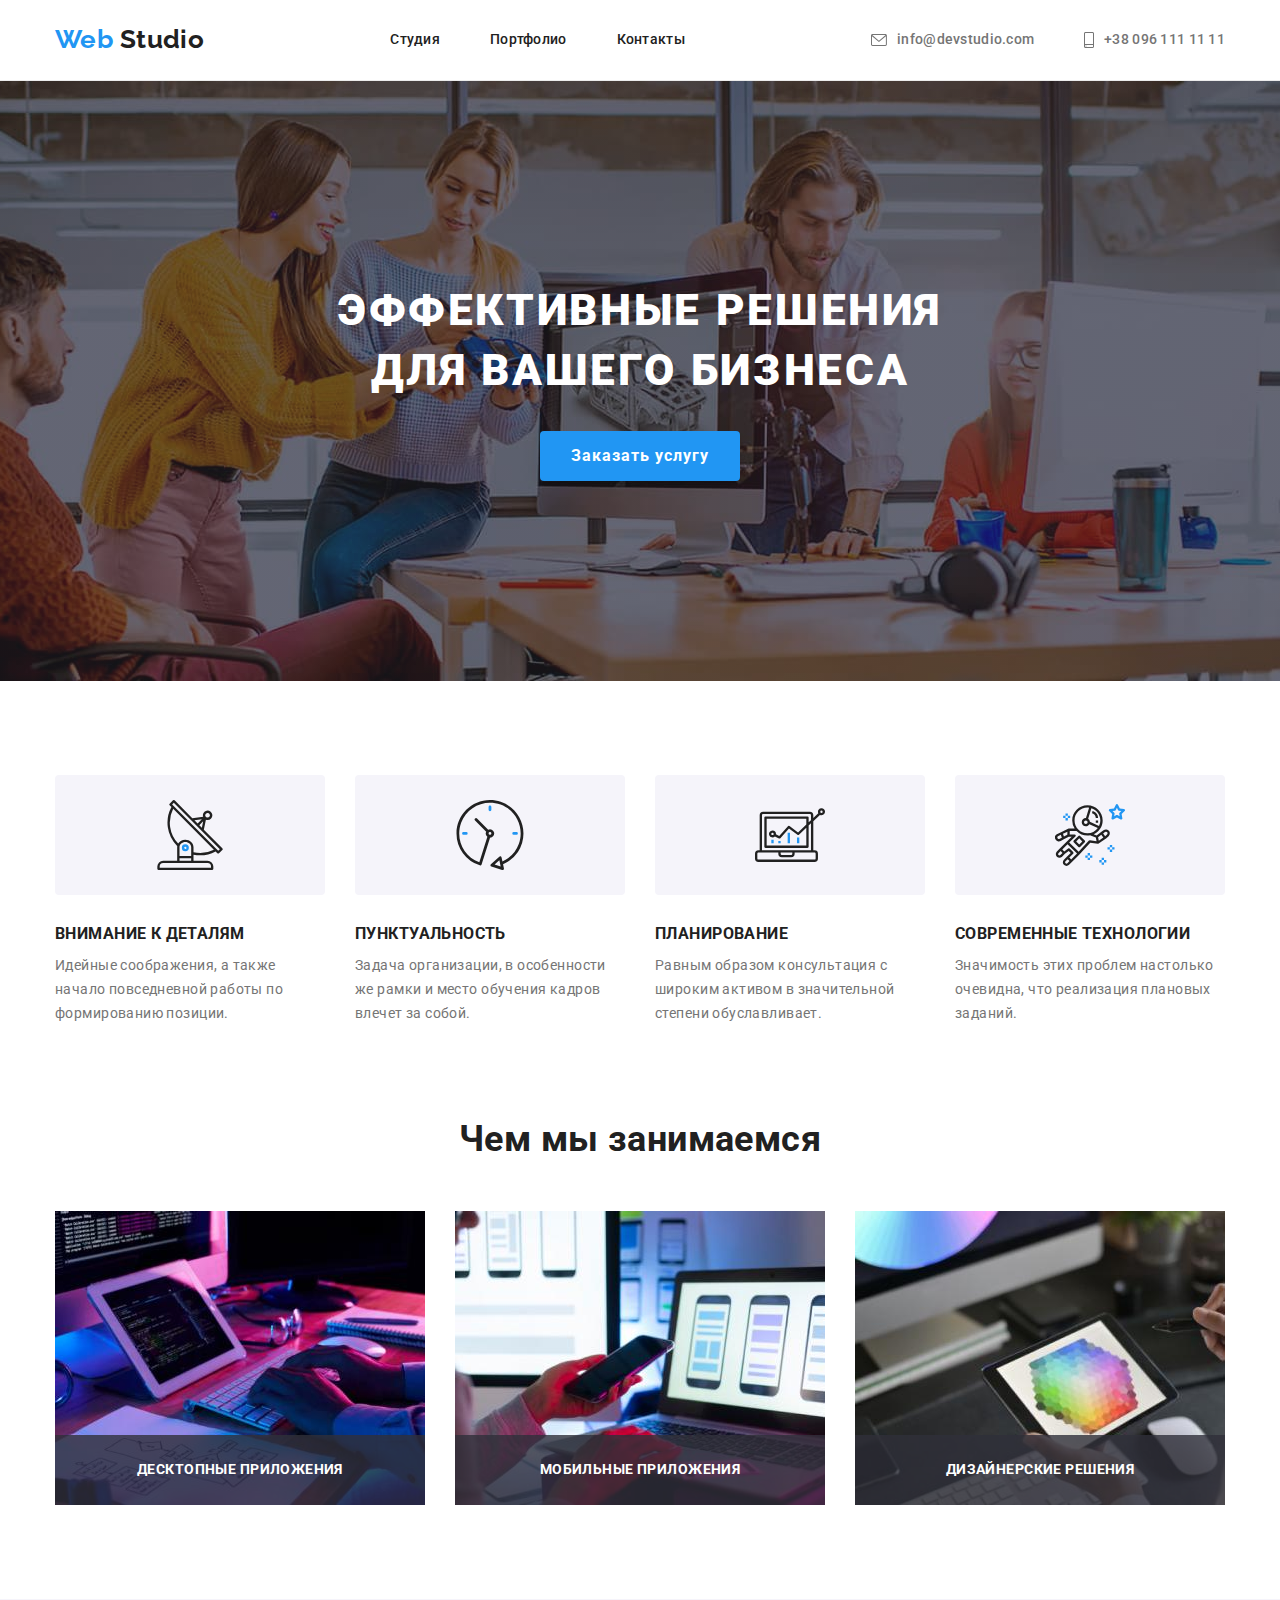
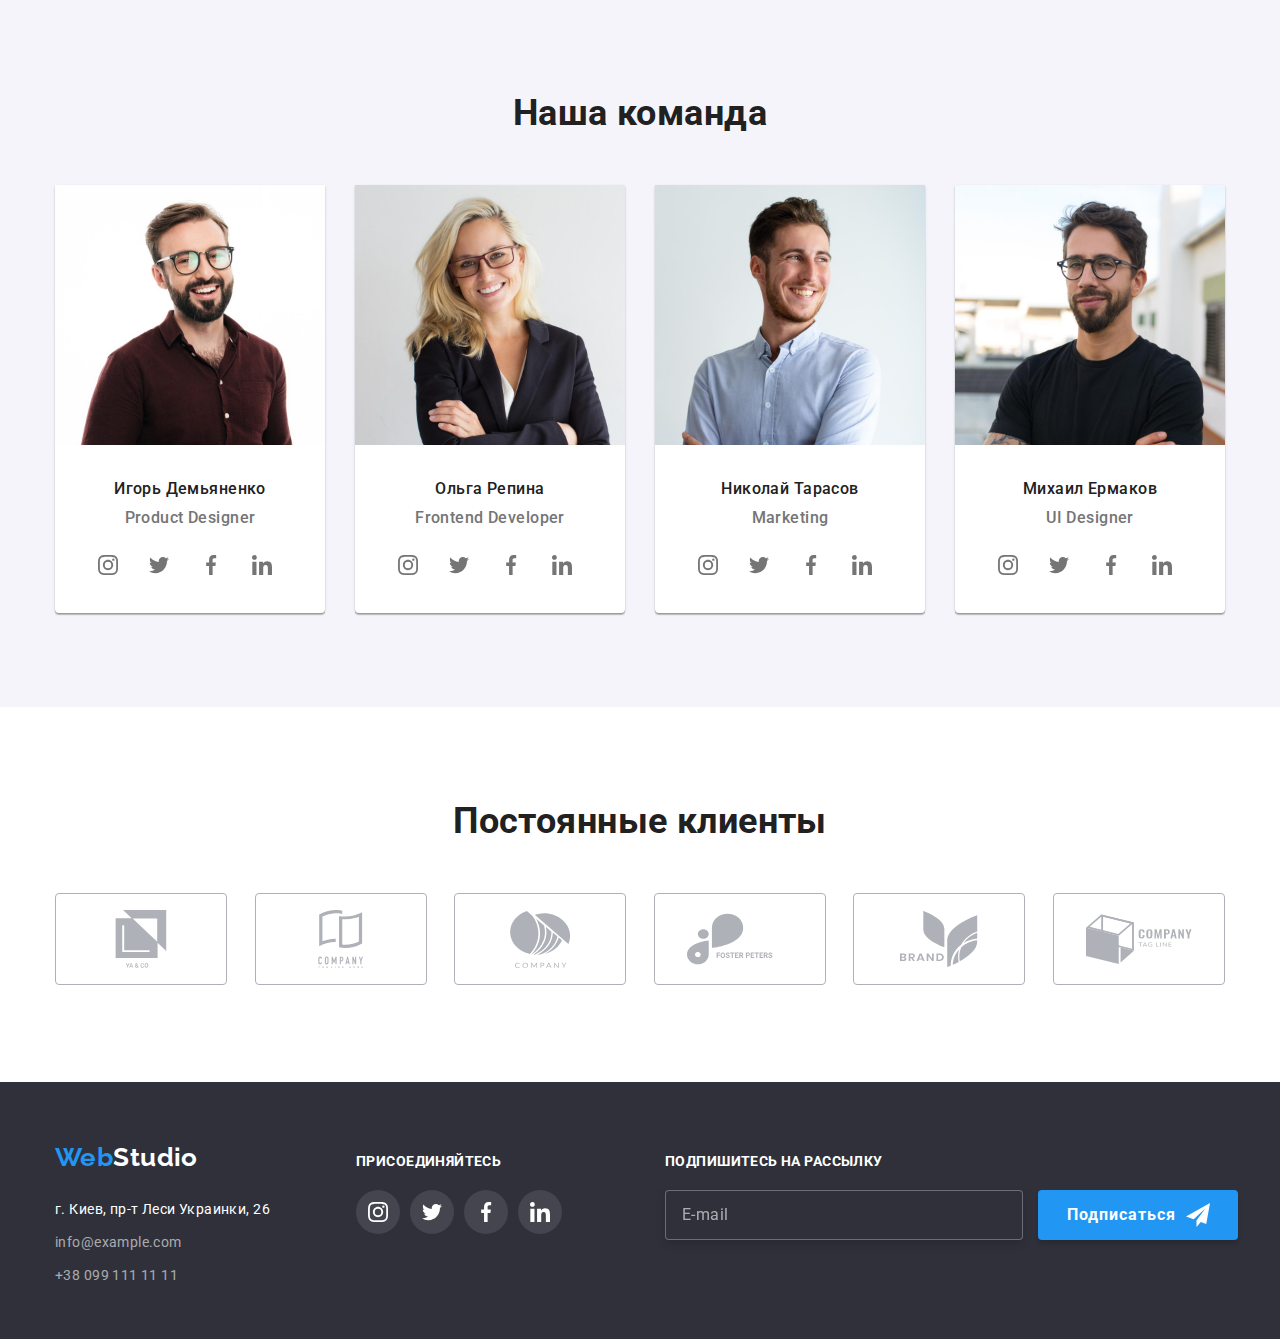
<file: index.html>
<!DOCTYPE html>
<html lang="ru">
  <head>
    <meta charset="UTF-8" />
    <meta http-equiv="X-UA-Compatible" content="IE=edge" />
    <meta name="viewport" content="width=device-width, initial-scale=1.0" />
    <title>Document</title>
    <link rel="preconnect" href="https://fonts.googleapis.com" />
    <link rel="preconnect" href="https://fonts.gstatic.com" crossorigin />
    <link
      href="https://fonts.googleapis.com/css2?family=Raleway:wght@700&family=Roboto:wght@400;500;700;900&display=swap"
      rel="stylesheet"
    />
    <link
      rel="stylesheet"
      href="https://cdnjs.cloudflare.com/ajax/libs/modern-normalize/1.1.0/modern-normalize.min.css"
    />
    <link rel="stylesheet" href="./css/main.min.css" />
  </head>
  <body>
    <header class="page-header">
      <nav class="container">
        <a lang="en" href="./index.html" class="logo1"
          >Web <span class="logo2">Studio</span></a
        >
        <ul class="navigation-header">
          <li class="navigation-header__item">
            <a href="./index.html" class="navigation-header__link">Студия</a>
          </li>
          <li class="navigation-header__item">
            <a href="./portfolio.html" class="navigation-header__link"
              >Портфолио</a
            >
          </li>
          <li class="navigation-header__item">
            <a href="./index.html" class="navigation-header__link">Контакты</a>
          </li>
        </ul>

        <ul class="header-contacts">
          <li class="header-contacts__item">
            <a href="mailto:info@devstudio.com" class="header-contacts__link"
              ><svg class="header-contacts__mail-icon">
                <use href="./images/icons.svg#icon-mail"></use></svg
              >info@devstudio.com</a
            >
          </li>
          <li class="header-contacts__item">
            <a href="tel:+380961111111" class="header-contacts__link"
              ><svg class="header-contacts__tell-icon">
                <use href="./images/icons.svg#icon-phone1"></use></svg
              >+38 096 111 11 11</a
            >
          </li>
        </ul>
      </nav>
    </header>
    <main>
      <section class="section-hero">
        <div class="section-hero__area">
          <div class="container">
            <h1 class="section-hero__text">
              Эффективные решения <br />для вашего бизнеса
            </h1>
            <button type="button" class="section-hero__button" data-modal-open>
              Заказать услугу
            </button>
            <div class="page-modalka is-hidden" data-modal>
              <div class="modalka-windows">
                <div class="modalka-windows__close" data-modal-close>
                  <svg
                    data-modal-close
                    class="modalka-windows__icon"
                    width="18"
                    height="18"
                  >
                    <use href="./images/icons.svg#icon-close"></use>
                  </svg>
                </div>
                <form class="modalka-info">
                  <p class="modalka-info__text">
                    Оставьте свои данные, мы вам перезвоним
                  </p>
                  <label class="modalka-info__form">
                    <span class="modalka-info__name">Имя</span>
                    <input
                      class="modalka-info__input"
                      type="text"
                      name="name-modal"
                    />
                    <svg class="modalka-info__icon" width="18" height="18">
                      <use href="./images/icons.svg#icon-person"></use>
                    </svg>
                  </label>
                  <label class="modalka-info__form">
                    <span class="modalka-info__name">Телефон</span>
                    <input
                      class="modalka-info__input"
                      type="tel"
                      name="tel-modal"
                    />
                    <svg class="modalka-info__icon" width="18" height="18">
                      <use href="./images/icons.svg#icon-phone"></use>
                    </svg>
                  </label>
                  <label class="modalka-info__form">
                    <span class="modalka-info__name">Почта</span>
                    <input
                      class="modalka-info__input"
                      type="email"
                      name="email-modal"
                    />
                    <svg class="modalka-info__icon" width="18" height="18">
                      <use href="./images/icons.svg#icon-email"></use>
                    </svg>
                  </label>
                  <label class="modalka-info__form">
                    <span class="modalka-info__name">Комментарий</span>
                    <textarea
                      name="Комментарий"
                      class="modalka-info__comment"
                      placeholder="Введите текст"
                    ></textarea>
                  </label>
                  <label class="modalka-info__form">
                    <input
                      class="modalka-info__conditions"
                      type="checkbox"
                      name="ok-modal"
                    />
                    <span class="modalka-info__chek"
                      ><svg width="16" height="15">
                        <use
                          href="./images/icons.svg#icon-icon-check-1"
                        ></use></svg
                    ></span>
                    <span class="modalka-info__agreement"
                      >Соглашаюсь с рассылкой и принимаю
                      <a class="modalka-info__download" href="" download
                        >Условия договора</a
                      ></span
                    >
                  </label>
                  <button
                    type="submit"
                    class="modalka-info__button"
                    data-modal-open
                  >
                    Отправить
                  </button>
                </form>
              </div>
            </div>
          </div>
        </div>
      </section>

      <!--секция рекомендации бизнесу-->

      <section class="no-margin section">
        <div class="container">
          <h2 class="visually-hidden">Рекомендации для бизнеса</h2>
          <ul class="section-recomendation no-margin">
            <li class="section-recomendation__item">
              <div class="section-recomendation__list">
                <svg class="section-recomendation__icon">
                  <use href="./images/icons.svg#icon-antenna"></use>
                </svg>
              </div>
              <h3 class="section-recomendation__title">Внимание к деталям</h3>
              <p class="section-recomendation__text">
                Идейные соображения, а также начало повседневной работы по
                формированию позиции.
              </p>
            </li>
            <li class="section-recomendation__item">
              <div class="section-recomendation__list">
                <svg class="section-recomendation__icon">
                  <use href="./images/icons.svg#icon-clock"></use>
                </svg>
              </div>
              <h3 class="section-recomendation__title">Пунктуальность</h3>
              <p class="section-recomendation__text">
                Задача организации, в особенности же рамки и место обучения
                кадров влечет за собой.
              </p>
            </li>
            <li class="section-recomendation__item">
              <div class="section-recomendation__list">
                <svg class="section-recomendation__icon">
                  <use href="./images/icons.svg#icon-diagram"></use>
                </svg>
              </div>
              <h3 class="section-recomendation__title">Планирование</h3>
              <p class="section-recomendation__text">
                Равным образом консультация с широким активом в значительной
                степени обуславливает.
              </p>
            </li>
            <li class="section-recomendation__item">
              <div class="section-recomendation__list">
                <svg class="section-recomendation__icon">
                  <use href="./images/icons.svg#icon-astronaut"></use>
                </svg>
              </div>
              <h3 class="section-recomendation__title">
                Современные технологии
              </h3>
              <p class="section-recomendation__text">
                Значимость этих проблем настолько очевидна, что реализация
                плановых заданий.
              </p>
            </li>
          </ul>

          <!--секция команда компании-->
          <div class="section-second">
            <h2 class="section-second__title">Чем мы занимаемся</h2>
            <ul class="section-second__list no-margin">
              <li class="section-second__item">
                <img
                  src="./images/box1.jpg"
                  width="370"
                  alt="чем мы занимаемся"
                />
                <p class="section-second__text">Десктопные приложения</p>
              </li>
              <li class="section-second__item">
                <img
                  src="./images/box2.jpg"
                  width="370"
                  alt="чем мы занимаемся"
                />
                <p class="section-second__text">Мобильные приложения</p>
              </li>
              <li class="section-second__item">
                <img
                  src="./images/box3.jpg"
                  width="370"
                  alt="чем мы занимаемся"
                />
                <p class="section-second__text">Дизайнерские решения</p>
              </li>
            </ul>
          </div>
        </div>
      </section>

      <section class="section command">
        <div class="container">
          <h2 class="section-second__title">Наша команда</h2>
          <ul class="section-second__list no-margin">
            <li class="section-second__card">
              <img src="./images/img-2.jpg" width="270" alt="Наша команда" />
              <h3 class="section-second__name">Игорь Демьяненко</h3>
              <p lang="en" class="section-second__prof">Product Designer</p>
              <ul class="social">
                <li class="social__area">
                  <a href="" class="social__link"
                    ><svg class="social__icon" width="20" height="20">
                      <use href="./images/icons.svg#icon-instagram"></use></svg
                  ></a>
                </li>
                <li class="social__area">
                  <a href="" class="social__link"
                    ><svg class="social__icon" width="20" height="20">
                      <use href="./images/icons.svg#icon-twitter"></use></svg
                  ></a>
                </li>
                <li class="social__area">
                  <a href="" class="social__link"
                    ><svg class="social__icon" width="20" height="20">
                      <use href="./images/icons.svg#icon-facebook"></use></svg
                  ></a>
                </li>
                <li class="social__area">
                  <a class="social__link" href=""
                    ><svg class="social__icon" width="20" height="20">
                      <use href="./images/icons.svg#icon-linkedin"></use></svg
                  ></a>
                </li>
              </ul>
            </li>

            <li class="section-second__card">
              <img src="./images/img-3.jpg" width="270" alt="Наша команда" />
              <h3 class="section-second__name">Ольга Репина</h3>
              <p lang="en" class="section-second__prof">Frontend Developer</p>
              <ul class="social">
                <li class="social__area">
                  <a href="" class="social__link"
                    ><svg class="social__icon" width="20" height="20">
                      <use href="./images/icons.svg#icon-instagram"></use></svg
                  ></a>
                </li>
                <li class="social__area">
                  <a href="" class="social__link"
                    ><svg class="social__icon" width="20" height="20">
                      <use href="./images/icons.svg#icon-twitter"></use></svg
                  ></a>
                </li>
                <li class="social__area">
                  <a href="" class="social__link"
                    ><svg class="social__icon" width="20" height="20">
                      <use href="./images/icons.svg#icon-facebook"></use></svg
                  ></a>
                </li>
                <li class="social__area">
                  <a href="" class="social__link"
                    ><svg class="social__icon" width="20" height="20">
                      <use href="./images/icons.svg#icon-linkedin"></use></svg
                  ></a>
                </li>
              </ul>
            </li>
            <li class="section-second__card">
              <img src="./images/img-4.jpg" width="270" alt="Наша команда" />
              <h3 class="section-second__name">Николай Тарасов</h3>
              <p lang="en" class="section-second__prof">Marketing</p>
              <ul class="social">
                <li class="social__area">
                  <a href="" class="social__link"
                    ><svg class="social__icon" width="20" height="20">
                      <use href="./images/icons.svg#icon-instagram"></use></svg
                  ></a>
                </li>
                <li class="social__area">
                  <a href="" class="social__link"
                    ><svg class="social__icon" width="20" height="20">
                      <use href="./images/icons.svg#icon-twitter"></use></svg
                  ></a>
                </li>
                <li class="social__area">
                  <a href="" class="social__link"
                    ><svg class="social__icon" width="20" height="20">
                      <use href="./images/icons.svg#icon-facebook"></use></svg
                  ></a>
                </li>
                <li class="social__area">
                  <a href="" class="social__link"
                    ><svg class="social__icon" width="20" height="20">
                      <use href="./images/icons.svg#icon-linkedin"></use></svg
                  ></a>
                </li>
              </ul>
            </li>
            <li class="section-second__card">
              <img src="./images/img-5.jpg" width="270" alt="Наша команда" />
              <h3 class="section-second__name">Михаил Ермаков</h3>
              <p lang="en" class="section-second__prof">UI Designer</p>
              <ul class="social">
                <li class="social__area">
                  <a href="" class="social__link"
                    ><svg class="social__icon" width="20" height="20">
                      <use href="./images/icons.svg#icon-instagram"></use></svg
                  ></a>
                </li>
                <li class="social__area">
                  <a href="" class="social__link"
                    ><svg class="social__icon" width="20" height="20">
                      <use href="./images/icons.svg#icon-twitter"></use></svg
                  ></a>
                </li>
                <li class="social__area">
                  <a href="" class="social__link"
                    ><svg class="social__icon" width="20" height="20">
                      <use href="./images/icons.svg#icon-facebook"></use></svg
                  ></a>
                </li>
                <li class="social__area">
                  <a href="" class="social__link"
                    ><svg class="social__icon" width="20" height="20">
                      <use href="./images/icons.svg#icon-linkedin"></use></svg
                  ></a>
                </li>
              </ul>
            </li>
          </ul>
        </div>
      </section>
      <section class="section">
        <div class="section-company">
          <h2 class="section-company__title">Постоянные клиенты</h2>
          <ul class="no-margin section-company__list">
            <li class="section-company__item">
              <a href=""
                ><svg class="section-company__icon">
                  <use href="./images/icons.svg#icon-company-1"></use></svg
              ></a>
            </li>
            <li class="section-company__item">
              <a href=""
                ><svg class="section-company__icon">
                  <use href="./images/icons.svg#icon-company-2"></use></svg
              ></a>
            </li>
            <li class="section-company__item">
              <a href=""
                ><svg class="section-company__icon">
                  <use href="./images/icons.svg#icon-company-3"></use></svg
              ></a>
            </li>
            <li class="section-company__item">
              <a href=""
                ><svg class="section-company__icon">
                  <use href="./images/icons.svg#icon-company-4"></use></svg
              ></a>
            </li>
            <li class="section-company__item">
              <a href=""
                ><svg class="section-company__icon">
                  <use href="./images/icons.svg#icon-company-5"></use></svg
              ></a>
            </li>
            <li class="section-company__item">
              <a href=""
                ><svg class="section-company__icon">
                  <use href="./images/icons.svg#icon-company-6"></use></svg
              ></a>
            </li>
          </ul>
        </div>
      </section>
    </main>

    <footer class="page-footer">
      <div class="container">
        <div class="section-footer">
          <a lang="en" href="./index.html" class="section-footer__logo"
            >Web<span class="section-footer__logo2">Studio</span></a
          >
          <address class="footer-address">
            <ul class="no-padding-margin-footer">
              <li class="footer-address__item">
                <a
                  href="https://goo.gl/maps/JHi3sMc7yfitEbeEA"
                  class="footer-address__map"
                  >г. Киев, пр-т Леси Украинки, 26</a
                >
              </li>
              <li class="footer-address__item">
                <a
                  href="mailto:info@example.com"
                  class="footer-address__contacts"
                  >info@example.com</a
                >
              </li>
              <li class="footer-address__item">
                <a href="tel:+380991111111" class="footer-address__contacts"
                  >+38 099 111 11 11</a
                >
              </li>
            </ul>
          </address>
        </div>
        <div>
          <h2 class="social-text-footer">ПРИСОЕДИНЯЙТЕСЬ</h2>
          <ul class="footer-social">
            <li class="footer-social__item">
              <a href="" class="footer-social__link"
                ><svg class="footer-social__icon" width="20" height="20">
                  <use href="./images/icons.svg#icon-instagram"></use></svg
              ></a>
            </li>
            <li class="footer-social__item">
              <a href="" class="footer-social__link"
                ><svg class="footer-social__icon" width="20" height="20">
                  <use href="./images/icons.svg#icon-twitter"></use></svg
              ></a>
            </li>
            <li class="footer-social__item">
              <a href="" class="footer-social__link"
                ><svg class="footer-social__icon" width="20" height="20">
                  <use href="./images/icons.svg#icon-facebook"></use></svg
              ></a>
            </li>
            <li class="footer-social__item">
              <a href="" class="footer-social__link"
                ><svg class="footer-social__icon" width="20" height="20">
                  <use href="./images/icons.svg#icon-linkedin"></use></svg
              ></a>
            </li>
          </ul>
        </div>
        <div class="send">
          <span class="send__title">Подпишитесь на рассылку</span>
          <form class="send__form">
            <label>
              <input
                type="email"
                name="footer-email"
                placeholder="E-mail"
                class="send__area"
              />
            </label>
            <button type="submit" class="send__button">
              Подписаться<svg class="send__icon" width="24" height="24">
                <use href="./images/icons.svg#icon-icon-send"></use>
              </svg>
            </button>
          </form>
        </div>
      </div>
    </footer>
    <script src="./modal.js"></script>
  </body>
</html>
</file>
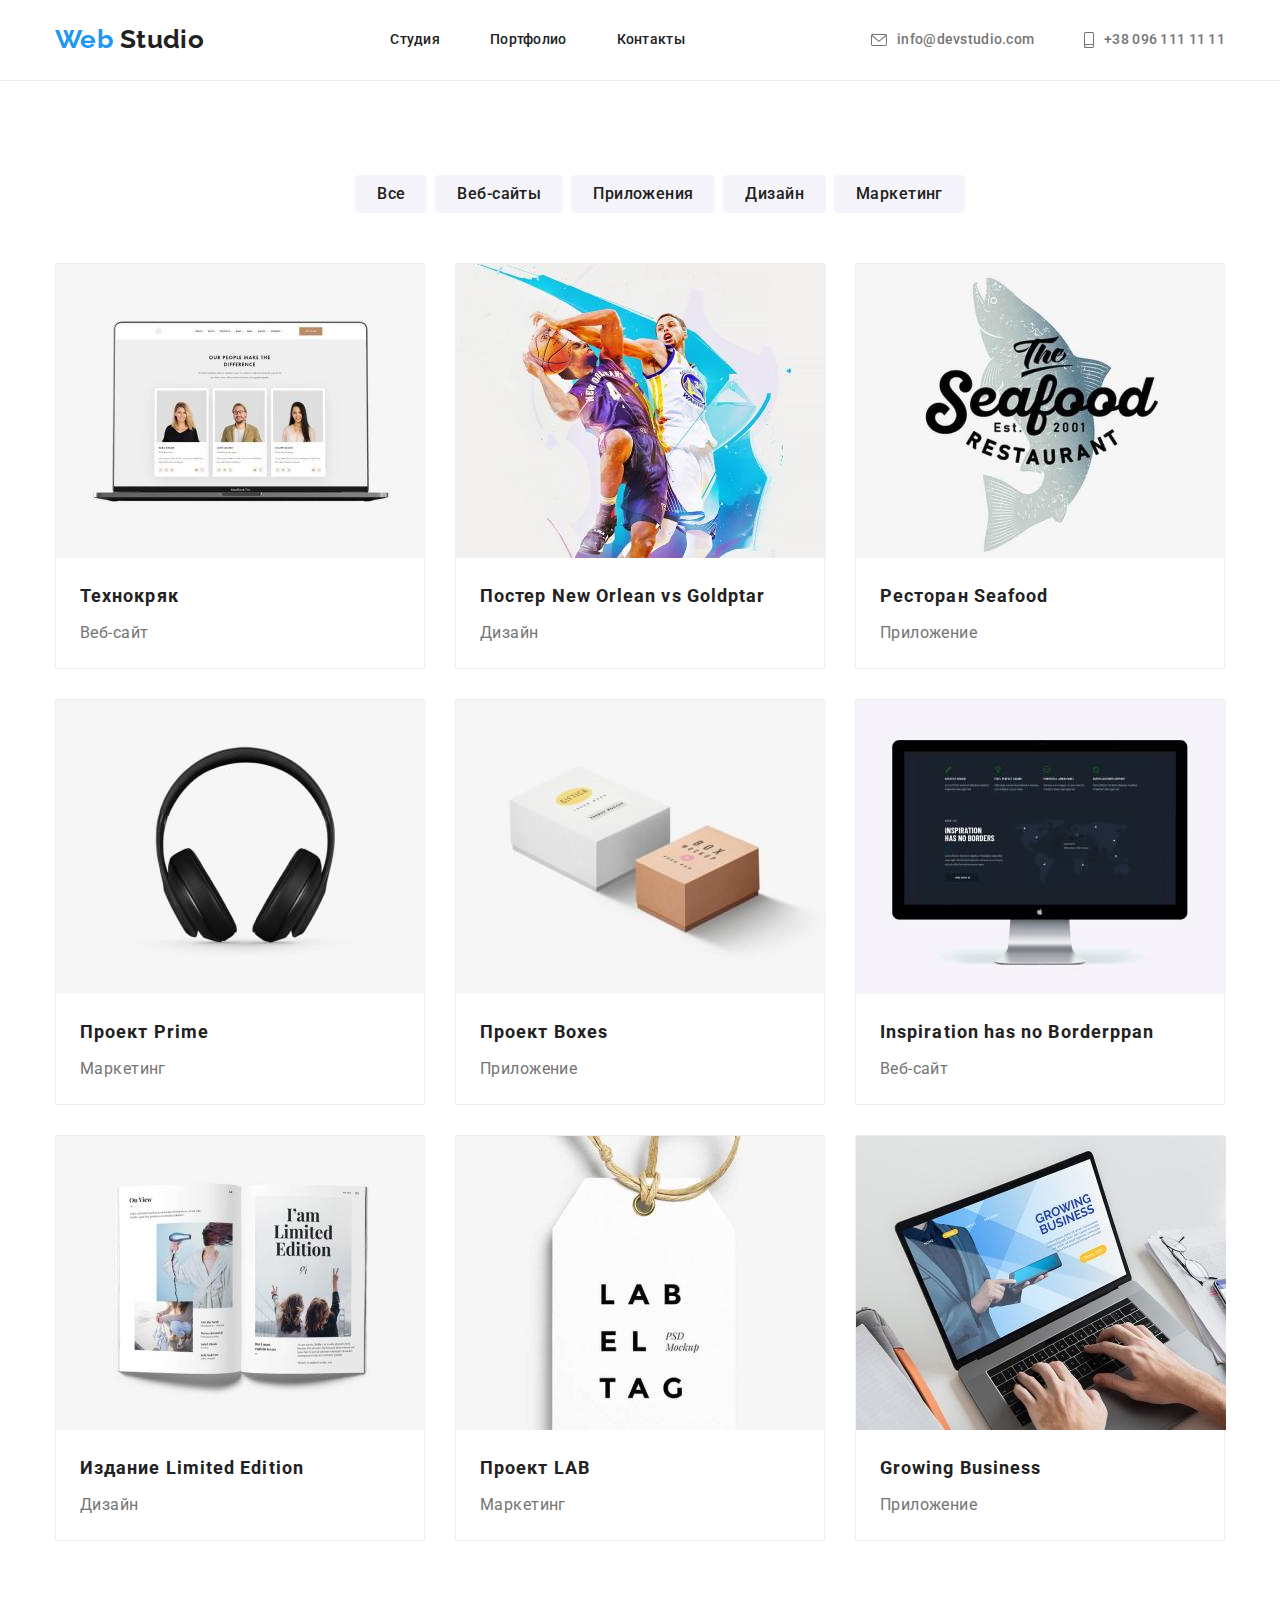
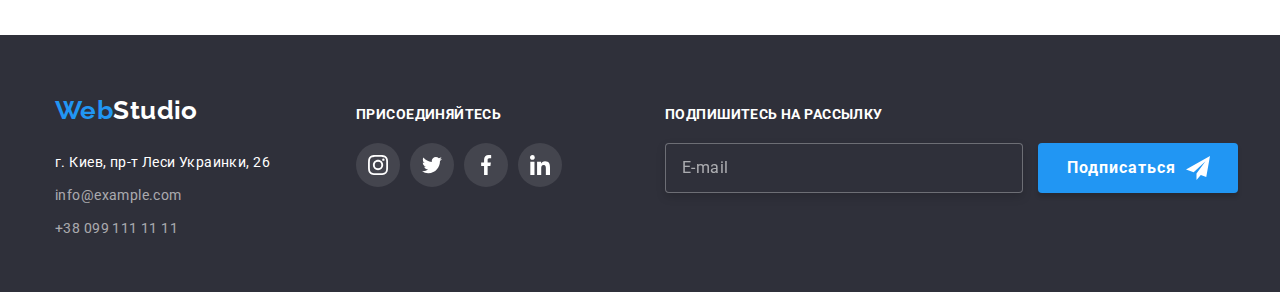
<file: portfolio.html>
<!DOCTYPE html>
<html lang="ru">
  <head>
    <meta charset="UTF-8" />
    <meta http-equiv="X-UA-Compatible" content="IE=edge" />
    <meta name="viewport" content="width=device-width, initial-scale=1.0" />
    <title>Portfolio</title>
    <link rel="preconnect" href="https://fonts.googleapis.com" />
    <link rel="preconnect" href="https://fonts.gstatic.com" crossorigin />
    <link
      href="https://fonts.googleapis.com/css2?family=Raleway:wght@700&family=Roboto:wght@400;500;700;900&display=swap"
      rel="stylesheet"
    />
    <link
      rel="stylesheet"
      href="https://cdnjs.cloudflare.com/ajax/libs/modern-normalize/1.1.0/modern-normalize.min.css"
    />
    <link rel="stylesheet" href="./css/main.min.css" />
  </head>
  <body>
    <header class="page-header">
      <nav class="container">
        <a lang="en" href="./index.html" class="logo1"
          >Web <span class="logo2">Studio</span></a
        >
        <ul class="navigation-header">
          <li class="navigation-header__item">
            <a href="./index.html" class="navigation-header__link">Студия</a>
          </li>
          <li class="navigation-header__item">
            <a href="./portfolio.html" class="navigation-header__link"
              >Портфолио</a
            >
          </li>
          <li class="navigation-header__item">
            <a href="./index.html" class="navigation-header__link">Контакты</a>
          </li>
        </ul>

        <ul class="header-contacts">
          <li class="header-contacts__item">
            <a href="mailto:info@devstudio.com" class="header-contacts__link"
              ><svg class="header-contacts__mail-icon">
                <use href="./images/icons.svg#icon-mail"></use>
              </svg>
              info@devstudio.com</a
            >
          </li>
          <li class="header-contacts__item">
            <a href="tel:+380961111111" class="header-contacts__link"
              ><svg class="header-contacts__tell-icon">
                <use href="./images/icons.svg#icon-phone1"></use>
              </svg>
              +38 096 111 11 11</a
            >
          </li>
        </ul>
      </nav>
    </header>
    <main>
      <section class="section">
        <div class="container">
          <h1 class="visually-hidden">Портфолио</h1>
          <ul class="portfolio-button no-margin">
            <li class="portfolio-button__item">
              <button type="button" class="portfolio-button__style">Все</button>
            </li>
            <li class="portfolio-button__item">
              <button type="button" class="portfolio-button__style">
                Веб-сайты
              </button>
            </li>
            <li class="portfolio-button__item">
              <button type="button" class="portfolio-button__style">
                Приложения
              </button>
            </li>
            <li class="portfolio-button__item">
              <button type="button" class="portfolio-button__style">
                Дизайн
              </button>
            </li>
            <li class="portfolio-button__item">
              <button type="button" class="portfolio-button__style">
                Маркетинг
              </button>
            </li>
          </ul>
          <section>
            <ul class="portfolio-list no-margin">
              <li class="portfolio-list__item">
                <a href=""
                  ><div class="portfolio-list__card">
                    <img
                      src="./images/portf_img/port1.jpg"
                      alt="ноутбук с изображением людей"
                    />
                    <p class="portfolio-list__text">
                      Технокряк это современная площадка распространения
                      коронавируса. Компании используют эту платформу для
                      цифрового шпионажа и атак на защищённые сервера
                      конкурентов.
                    </p>
                  </div>
                  <div class="portfolio-list__titles">
                    <h2 class="portfolio-list__title1">Технокряк</h2>
                    <p class="portfolio-list__title2">Веб-сайт</p>
                  </div>
                </a>
              </li>
              <li class="portfolio-list__item">
                <a href=""
                  ><div class="portfolio-list__card">
                    <img
                      src="./images/portf_img/port2.jpg"
                      alt="баскетболист забивающий гол"
                    />
                    <p class="portfolio-list__text">
                      Технокряк это современная площадка распространения
                      коронавируса. Компании используют эту платформу для
                      цифрового шпионажа и атак на защищённые сервера
                      конкурентов.
                    </p>
                  </div>
                  <div class="portfolio-list__titles">
                    <h2 class="portfolio-list__title1">
                      Постер <span lang="en">New Orlean vs Goldptar</span>
                    </h2>
                    <p class="portfolio-list__title2">Дизайн</p>
                  </div></a
                >
              </li>
              <li class="portfolio-list__item">
                <a href=""
                  ><div class="portfolio-list__card">
                    <img
                      src="./images/portf_img/port3.jpg"
                      alt="логотип магазина морепродуктов"
                    />
                    <p class="portfolio-list__text">
                      Технокряк это современная площадка распространения
                      коронавируса. Компании используют эту платформу для
                      цифрового шпионажа и атак на защищённые сервера
                      конкурентов.
                    </p>
                  </div>
                  <div class="portfolio-list__titles">
                    <h2 class="portfolio-list__title1">
                      Ресторан <span lang="en">Seafood</span>
                    </h2>
                    <p class="portfolio-list__title2">Приложение</p>
                  </div></a
                >
              </li>
              <li class="portfolio-list__item">
                <a href="">
                  <div class="portfolio-list__card">
                    <img src="./images/portf_img/port4.jpg" alt="наушники" />
                    <p class="portfolio-list__text">
                      Технокряк это современная площадка распространения
                      коронавируса. Компании используют эту платформу для
                      цифрового шпионажа и атак на защищённые сервера
                      конкурентов.
                    </p>
                  </div>
                  <div class="portfolio-list__titles">
                    <h2 class="portfolio-list__title1">
                      Проект <span lang="en">Prime</span>
                    </h2>
                    <p class="portfolio-list__title2">Маркетинг</p>
                  </div></a
                >
              </li>
              <li class="portfolio-list__item">
                <a href=""
                  ><div class="portfolio-list__card">
                    <img src="./images/portf_img/port5.jpg" alt="коробки" />
                    <p class="portfolio-list__text">
                      Технокряк это современная площадка распространения
                      коронавируса. Компании используют эту платформу для
                      цифрового шпионажа и атак на защищённые сервера
                      конкурентов.
                    </p>
                  </div>
                  <div class="portfolio-list__titles">
                    <h2 class="portfolio-list__title1">
                      Проект <span lang="en">Boxes</span>
                    </h2>
                    <p class="portfolio-list__title2">Приложение</p>
                  </div></a
                >
              </li>
              <li class="portfolio-list__item">
                <a href=""
                  ><div class="portfolio-list__card">
                    <img
                      src="./images/portf_img/port6.jpg"
                      alt="монитор компьютера"
                    />
                    <p class="portfolio-list__text">
                      Технокряк это современная площадка распространения
                      коронавируса. Компании используют эту платформу для
                      цифрового шпионажа и атак на защищённые сервера
                      конкурентов.
                    </p>
                  </div>
                  <div class="portfolio-list__titles">
                    <h2 lang="en" class="portfolio-list__title1">
                      Inspiration has no Borderppan
                    </h2>
                    <p class="portfolio-list__title2">Веб-сайт</p>
                  </div></a
                >
              </li>
              <li class="portfolio-list__item">
                <a href=""
                  ><div class="portfolio-list__card">
                    <img
                      src="./images/portf_img/port7.jpg"
                      alt="открытая книга"
                    />
                    <p class="portfolio-list__text">
                      Технокряк это современная площадка распространения
                      коронавируса. Компании используют эту платформу для
                      цифрового шпионажа и атак на защищённые сервера
                      конкурентов.
                    </p>
                  </div>
                  <div class="portfolio-list__titles">
                    <h2 class="portfolio-list__title1">
                      Издание <span lang="en">Limited Edition</span>
                    </h2>
                    <p class="portfolio-list__title2">Дизайн</p>
                  </div></a
                >
              </li>
              <li class="portfolio-list__item">
                <a href=""
                  ><div class="portfolio-list__card">
                    <img src="./images/portf_img/port8.jpg" alt="бирка" />
                    <p class="portfolio-list__text">
                      Технокряк это современная площадка распространения
                      коронавируса. Компании используют эту платформу для
                      цифрового шпионажа и атак на защищённые сервера
                      конкурентов.
                    </p>
                  </div>
                  <div class="portfolio-list__titles">
                    <h2 class="portfolio-list__title1">
                      Проект <span lang="en">LAB</span>
                    </h2>
                    <p class="portfolio-list__title2">Маркетинг</p>
                  </div>
                </a>
              </li>
              <li class="portfolio-list__item">
                <a href=""
                  ><div class="portfolio-list__card">
                    <img
                      src="./images/portf_img/port9.jpg"
                      alt="работа за ноутбуком"
                    />
                    <p class="portfolio-list__text">
                      Технокряк это современная площадка распространения
                      коронавируса. Компании используют эту платформу для
                      цифрового шпионажа и атак на защищённые сервера
                      конкурентов.
                    </p>
                  </div>
                  <div class="portfolio-list__titles">
                    <h2 lang="en" class="portfolio-list__title1">
                      Growing Business
                    </h2>
                    <p class="portfolio-list__title2">Приложение</p>
                  </div>
                </a>
              </li>
            </ul>
          </section>
        </div>
      </section>
    </main>
    <footer class="page-footer">
      <div class="container">
        <div class="section-footer">
          <a lang="en" href="./index.html" class="section-footer__logo"
            >Web<span class="section-footer__logo2">Studio</span></a
          >
          <address class="footer-address">
            <ul class="no-padding-margin-footer">
              <li class="footer-address__item">
                <a
                  href="https://goo.gl/maps/JHi3sMc7yfitEbeEA"
                  class="footer-address__map"
                  >г. Киев, пр-т Леси Украинки, 26</a
                >
              </li>
              <li class="footer-address__item">
                <a
                  href="mailto:info@example.com"
                  class="footer-address__contacts"
                  >info@example.com</a
                >
              </li>
              <li class="footer-address__item">
                <a href="tel:+380991111111" class="footer-address__contacts"
                  >+38 099 111 11 11</a
                >
              </li>
            </ul>
          </address>
        </div>
        <div>
          <h2 class="social-text-footer">ПРИСОЕДИНЯЙТЕСЬ</h2>
          <ul class="footer-social">
            <li class="footer-social__item">
              <a href="" class="footer-social__link"
                ><svg class="footer-social__icon" width="20" height="20">
                  <use href="./images/icons.svg#icon-instagram"></use></svg
              ></a>
            </li>
            <li class="footer-social__item">
              <a href="" class="footer-social__link"
                ><svg class="footer-social__icon" width="20" height="20">
                  <use href="./images/icons.svg#icon-twitter"></use></svg
              ></a>
            </li>
            <li class="footer-social__item">
              <a href="" class="footer-social__link"
                ><svg class="footer-social__icon" width="20" height="20">
                  <use href="./images/icons.svg#icon-facebook"></use></svg
              ></a>
            </li>
            <li class="footer-social__item">
              <a href="" class="footer-social__link"
                ><svg class="footer-social__icon" width="20" height="20">
                  <use href="./images/icons.svg#icon-linkedin"></use></svg
              ></a>
            </li>
          </ul>
        </div>
        <div class="send">
          <span class="send__title">Подпишитесь на рассылку</span>
          <form class="send__form">
            <label>
              <input
                type="email"
                name="footer-email"
                placeholder="E-mail"
                class="send__area"
              />
            </label>
            <button type="submit" class="send__button">
              Подписаться<svg class="send__icon" width="24" height="24">
                <use href="./images/icons.svg#icon-icon-send"></use>
              </svg>
            </button>
          </form>
        </div>
      </div>
    </footer>
  </body>
</html>
</file>
<file: css/main.min.css>
:root{--primary-text-color: #212121;--hero-hover: #212121;--primary-background-color: #ffffff;--text-hero-footer: #ffffff;--footer-background-color: #2f303a;--link: #2196f3;--style-footer-logo: #2196f3;--navig-footer: rgba(255, 255, 255, 0.6);--button-portfolio: #f5f4fa;--command-background: #f5f4fa;--section-comand-portfolio-navig-text: #757575;--time-animation: 250ms;--cibic-animation: cubic-bezier(0.4, 0, 0.2, 1)}h1,h2,h3,h4,h5,p{margin-top:0;margin-bottom:0}.no-padding{padding-top:0;padding-bottom:0}.no-margin{margin-top:0;margin-bottom:0}ul{list-style:none}a{text-decoration:none}body{background-color:var(--primary-background-color);color:var(--primary-text-color);font-family:"Roboto", sans-serif;font-size:14px;line-height:1.19;letter-spacing:0.03em}.page-header{border-bottom:1px solid #ececec}.page-header .container,.page-header .section-company{display:flex;align-items:center}.navigation-header{display:flex;margin-left:93px;margin-right:auto;padding:0;margin-top:0;margin-bottom:0}.navigation-header .navigation-header__item+.navigation-header__item{margin-left:50px}.navigation-header .navigation-header__link:focus::after,.navigation-header .navigation-header__link:hover::after,.navigation-header .navigation-header__link:active::after{display:block;transform:scalex(1)}.navigation-header .navigation-header__link::after{content:"";position:absolute;display:block;width:100%;height:5px;background-color:var(--link);bottom:0;border-radius:2px;transform:scalex(0);transition-property:transform;transition-duration:var(--time-animation);transition-timing-function:var(--cibic-animation)}.navigation-header__link:hover,.navigation-header__link:focus{color:var(--link)}.navigation-header .navigation-header__link{display:block;position:relative;margin:0;color:var(--primary-text-color);font-weight:500;line-height:1.14;letter-spacing:0.02em;padding-top:32px;padding-bottom:32px;transition-property:color;transition-duration:var(--time-animation);transition-timing-function:var(--cibic-animation)}.navigation-header .navigation-header__link{display:block;position:relative;margin:0;color:var(--primary-text-color);font-weight:500;line-height:1.14;letter-spacing:0.02em;padding-top:32px;padding-bottom:32px;transition-property:color;transition-duration:var(--time-animation);transition-timing-function:var(--cibic-animation)}.header-contacts{display:flex;margin-right:15px;margin-left:auto;padding-left:0;margin-top:0;margin-bottom:0}.header-contacts .header-contacts__item+.header-contacts__item{margin-left:50px}.header-contacts__link{font-weight:500;line-height:1.14;letter-spacing:0.02em;padding-top:32px;padding-bottom:32px;color:var(--section-comand-portfolio-navig-text);transition-property:color;transition-duration:var(--time-animation);transition-timing-function:var(--cibic-animation)}.header-contacts__link:hover,.header-contacts__link:focus{color:var(--link)}.header-contacts .header-contacts__link{display:flex;align-items:center}.header-contacts__mail-icon{width:16px;height:12px;fill:currentColor;margin-right:10px;transition-property:fill;transition-duration:var(--time-animation);transition-timing-function:var(--cibic-animation)}.header-contacts__mail-icon:hover,.header-contacts__mail-icon:focus{fill:var(--link)}.header-contacts__tell-icon{width:10px;height:16px;margin-right:10px;fill:currentColor}.header-contacts__tell-icon:hover,.header-contacts__tell-icon:focus{fill:var(--link)}.logo1{display:inline-block;margin-top:24px;margin-bottom:25px;margin-right:auto;margin-left:15px;color:var(--style-footer-logo);font-family:"Raleway", sans-serif;font-weight:700;font-size:26px;text-decoration:none}.logo2{color:var(--primary-text-color);font-family:"Raleway", sans-serif;font-weight:700;font-size:26px}.social{display:flex;padding-left:0;margin-left:32px;margin-right:32px;margin-bottom:30px;justify-content:space-between;align-items:center}.social__area{height:44px;width:44px}.social__area:not(last-child){margin-right:10px}.social-list{display:flex;justify-content:space-between;align-items:center}.social__link{display:flex;height:100%;width:100%;border-radius:50%;justify-content:center;align-items:center;transition-property:background-color;transition-duration:var(--time-animation);transition-timing-function:var(--cibic-animation)}.social__link:hover,.social__link:focus{background-color:var(--link)}.social__icon{fill:var(--section-comand-portfolio-navig-text);transition-property:fill;transition-duration:var(--time-animation);transition-timing-function:var(--cibic-animation)}.social__link:hover .social__icon,.social__link:focus .social__icon{fill:var(--primary-background-color)}.page-footer{background-color:var(--footer-background-color)}.page-footer .container,.page-footer .section-company{display:flex}.section-footer{padding-bottom:60px;padding-right:70px;margin:0}.section-footer__logo{display:inline-block;margin-top:60px;margin-bottom:25px;margin-right:auto;margin-left:15px;color:var(--style-footer-logo);font-family:"Raleway", sans-serif;font-weight:700;font-size:26px;text-decoration:none}.section-footer__logo2{color:var(--text-hero-footer)}.footer-address{display:block;width:231px;height:81px;font-style:normal;margin-right:auto;margin-left:15px}.footer-address--no-padding-margin{margin:0;padding:0}.footer-address__item+.footer-address__item{padding-top:9px}.footer-address__map{line-height:1.71;color:var(--text-hero-footer);transition-property:color;transition-duration:var(--time-animation);transition-timing-function:var(--cibic-animation)}.footer-address__map:hover,.footer-address__map:focus{color:var(--link)}.footer-address__contacts{color:var(--navig-footer);line-height:1.71;transition-property:color;transition-duration:var(--time-animation);transition-timing-function:var(--cibic-animation)}.footer-address__contacts:hover,.footer-address__contacts:focus{color:var(--link)}.social-text-footer,.send__title{display:inline-block;font-weight:bold;font-size:14px;margin-top:72px;line-height:1.14;text-transform:uppercase;color:var(--primary-background-color)}.footer-social{display:flex;padding-left:0;margin-left:0;margin-right:auto;margin-top:20px;margin-bottom:100px;justify-content:space-between;align-items:center}.footer-social__item{height:44px;width:44px;background-color:rgba(255,255,255,0.1);border-radius:50%}.footer-social__item:not(last-child){margin-right:10px}.footer-social__link{display:flex;height:100%;width:100%;justify-content:center;align-items:center;border-radius:50%;transition-property:background-color;transition-duration:250ms;transition-timing-function:var(--cibic-animation)}.footer-social__link:hover,.footer-social__link:focus{background-color:var(--link)}.footer-social__icon{fill:var(--primary-background-color)}.no-padding-margin-footer{padding:0;margin:0}.send{padding-left:93px}.send__form{display:inline-block;margin-top:20px}.send__area{display:inline-flex;padding-left:16px;width:358px;height:50px;border:1px solid rgba(255,255,255,0.3);filter:drop-shadow(0px 4px 4px rgba(0,0,0,0.15));color:var(--primary-background-color);border-radius:4px;background-color:var(--footer-background-color)}.send__area::placeholder{display:block;font-size:16px;line-height:1.25;display:flex;align-items:center;letter-spacing:0.03em;color:rgba(255,255,255,0.6)}.send__icon{fill:var(--primary-background-color);margin-left:10px;transition-property:fill;transition-duration:var(--time-animation);transition-timing-function:var(--cibic-animation)}.send__button:hover .send__icon{fill:var(--hero-hover)}.send__button{display:inline-flex;justify-content:center;align-content:center;margin-left:12px;font-family:inherit;color:var(--text-hero-footer);background-color:var(--link);width:200px;height:50px;font-weight:700;font-size:16px;line-height:1.88;align-items:center;letter-spacing:0.06em;cursor:pointer;border:none;box-shadow:0px 4px 4px rgba(0,0,0,0.15);border-radius:4px;transition-property:color;transition-duration:var(--time-animation);transition-timing-function:var(--cibic-animation)}.send__button:hover{color:var(--hero-hover)}.visually-hidden{position:absolute;white-space:nowrap;width:1px;height:1px;overflow:hidden;border:0;padding:0;clip:rect(0 0 0 0);clip-path:inset(50%);margin:-1px}.container,.section-company{margin-left:auto;margin-right:auto;width:1200px}.section-hero{text-align:center;background-color:var(--footer-background-color)}.section-hero__area{max-width:1600px;height:600px;margin-left:auto;margin-right:auto;background-image:linear-gradient(to right, rgba(47,48,58,0.4), rgba(47,48,58,0.4)),url(../images/bg.jpg);background-repeat:no-repeat;background-position:center;background-size:cover}.section-hero__text{color:var(--text-hero-footer);padding-top:200px;padding-bottom:30px;font-weight:900;font-size:44px;line-height:1.36;letter-spacing:0.06em;text-transform:uppercase}.section-hero__button{display:inline-block;font-family:inherit;text-align:center;color:var(--text-hero-footer);background-color:var(--link);width:200px;height:50px;font-weight:700;font-size:16px;line-height:1.88;align-items:center;letter-spacing:0.06em;cursor:pointer;border:none;box-shadow:0px 4px 4px rgba(0,0,0,0.15);border-radius:4px;transition-property:color;transition-duration:var(--time-animation);transition-timing-function:var(--cibic-animation)}.section-hero__button:hover{color:var(--hero-hover)}.page-modalka{position:fixed;top:0;left:0;width:100%;height:100%;background-color:rgba(0,0,0,0.2);opacity:1;transition-property:opacity;transition-duration:250ms;transition-timing-function:var(--cibic-animation);z-index:1}.page-modalka.is-hidden{opacity:0;pointer-events:none}.modalka-windows{position:absolute;left:50%;top:50%;transform:scale(0.9) translate(-50%, -50%);width:528px;height:581px;background-color:var(--primary-background-color);box-shadow:0px 1px 3px rgba(0,0,0,0.12),0px 1px 1px rgba(0,0,0,0.14),0px 2px 1px rgba(0,0,0,0.2);border-radius:4px;z-index:2}.page-modalka.is-hidden .modalka-windows{transform:scale(0.9) translate(-50%, -50%)}.modalka-windows__close{display:flex;justify-content:center;align-items:center;width:30px;height:30px;border:1px solid rgba(0,0,0,0.1);border-radius:50%;margin-top:8px;margin-right:8px;margin-left:auto;margin-bottom:auto}.modalka-windows__icon{display:flex;align-items:center;justify-content:center;fill:var(--primary-text-color)}.modalka-windows__icon:hover,.modalka-windows__icon:focus{fill:var(--link)}.modalka-info{display:block;padding:0px 40px 40px 40px}.modalka-info__text{display:block;padding-bottom:12px;font-weight:bold;font-size:20px;line-height:1.15;text-align:center}.modalka-info__form{position:relative;display:block;padding-bottom:10px;transition-property:border-color}.modalka-info__name{display:block;text-align:left;padding-bottom:4px;font-size:12px;line-height:1.16;letter-spacing:0.01em;color:var(--section-comand-portfolio-navig-text)}.modalka-info__comment{display:block;padding:12px 16px 12px 16px;width:100%;height:120px;border-radius:4px;resize:none}.modalka-info__comment::placeholder{font-family:Roboto;font-style:normal;font-weight:normal;font-size:14px;line-height:1.14;letter-spacing:0.01em;color:rgba(117,117,117,0.5)}.modalka-info__input{width:100%;height:40px;padding-left:42px;border:1px solid rgba(33,33,33,0.2);border-radius:4px;transition-property:border-color;transition-duration:var(--time-animation);transition-timing-function:var(--cibic-animation)}.modalka-info__input:focus{outline:none}.modalka-info__input:focus:not(:placeholder-shown){border:1px solid var(--link)}.modalka-info__icon{position:absolute;left:12px;top:29px;fill:var(--primary-text-color);transition-property:fill;transition-duration:var(--time-animation);transition-timing-function:var(--cibic-animation)}.modalka-info__input:focus:not(:placeholder-shown)+.modalka-info__icon{fill:var(--link)}.modalka-info__conditions{position:absolute;margin-top:20px;font-style:normal;font-weight:normal;font-size:14px;line-height:1.71;letter-spacing:0.03em;color:var(--section-comand-portfolio-navig-text);appearance:none}.modalka-info__chek{position:absolute;display:inline-flex;align-items:center;justify-content:center;left:0px;border:3px solid black;border-radius:2px;top:4.5px;width:16px;height:15px;margin-top:20px}.modalka-info__conditions:checked+.modalka-info__chek{top:4.5px;width:16px;height:15px;background-color:var(--link);border-radius:4px;border-color:var(--link)}.modalka-info__agreement{display:inline-block;padding-top:20px;font-size:14px;line-height:1.71;letter-spacing:0.03em;color:var(--section-comand-portfolio-navig-text)}.modalka-info__download:hover{border-bottom:0.5px solid var(--link)}.modalka-info__button{margin-top:20px;display:inline-block;font-family:inherit;text-align:center;color:var(--text-hero-footer);background-color:var(--link);width:200px;height:50px;font-weight:700;font-size:16px;line-height:1.88;align-items:center;letter-spacing:0.06em;cursor:pointer;border:none;box-shadow:0px 4px 4px rgba(0,0,0,0.15);border-radius:4px;transition-property:color;transition-duration:var(--time-animation);transition-timing-function:var(--cibic-animation)}.modalka-info__button:hover{color:var(--hero-hover)}textarea{transform:border-color;transition-duration:var(--text-hero-footer);transition-timing-function:var(--cibic-animation)}textarea:focus{outline:none;border-color:var(--link)}.section{padding-top:94px;padding-bottom:94px;color:var(--primary-text-color)}.section-recomendation{display:flex;justify-content:space-between;margin-left:15px;margin-right:15px;padding-left:0}.section-recomendation__item{width:270px}.section-recomendation__list{display:block;width:270px;background-color:var(--command-background);padding-top:25px;padding-bottom:25px;margin-bottom:30px;border-radius:4px}.section-recomendation__icon{display:block;width:70px;height:70px;fill:var(--primary-text-color);margin-left:auto;margin-right:auto}.section-recomendation__title{padding-bottom:10px;font-weight:700;line-height:1.14;text-transform:uppercase}.section-recomendation__text{color:var(--section-comand-portfolio-navig-text);line-height:1.71}.command{background-color:var(--command-background)}.section-second{margin-top:94px}.section-second>.no-margin{padding-left:0}.section-second .no-margin{display:flex}.section-second__title,.section-company__title{font-weight:700;font-size:36px;line-height:1.16;text-align:center;margin-bottom:50px;color:var(--primary-text-color)}.section-second__list{display:flex;padding:0;margin-left:15px;margin-right:15px}.section-second__item{position:relative;width:370px;height:294px}.section-second__list .section-second__item+.section-second__item{margin-left:30px}.section-second__card{width:270px;height:428px;background-color:var(--primary-background-color);box-shadow:0px 1px 3px rgba(0,0,0,0.12),0px 1px 1px rgba(0,0,0,0.14),0px 2px 1px rgba(0,0,0,0.2);border-radius:0px 0px 4px 4px}.section-second__card+.section-second__card{margin-left:30px}.section-second__text{display:flex;justify-content:center;align-items:center;position:absolute;width:100%;height:70px;background-color:rgba(47,48,58,0.8);bottom:0px;right:0;margin:0;font-weight:700;line-height:1.14;text-transform:uppercase;color:var(--primary-background-color)}.section-second__name{margin-top:30px;margin-bottom:10px;font-weight:500;font-size:16px;text-align:center;color:var(--primary-text-color)}.section-second__prof{margin-bottom:16px;font-weight:500;font-size:16px;text-align:center;color:var(--section-comand-portfolio-navig-text)}.section-company__list{display:flex;justify-content:space-between;padding-left:0;margin-left:15px;margin-right:15px}.section-company__item{display:flex;align-items:center;justify-content:space-evenly}.section-company__icon{fill:#afb1b8;width:172px;height:92px;border:1px solid #afb1b8;border-radius:4px;padding:16px 32px 16px 32px;transition-property:border-color, fill;transition-duration:var(--time-animation);transition-timing-function:var(--cibic-animation)}.section-company__icon:hover,.section-company__icon:focus{fill:var(--link);border-color:var(--link)}.portfolio-button{display:flex;justify-content:center;padding-bottom:50px}.portfolio-button__style{display:inline-block;color:var(--primary-text-color);background-color:var(--button-portfolio);font-weight:500;font-size:16px;line-height:1.6;text-align:center;letter-spacing:inherit;font-family:"Roboto", sans-serif;border-radius:4px;border:none;cursor:pointer;padding:6px 22px 6px 22px;transition-property:background-color, box-shadow, color;transition-duration:var(--time-animation);transition-timing-function:var(--cibic-animation)}.portfolio-button__style:hover,.portfolio-button__style:focus{background-color:var(--link);box-shadow:0px 4px 4px rgba(0,0,0,0.25);color:var(--primary-background-color);color:var(--primary-background-color)}.portfolio-button__item+.portfolio-button__item{margin-left:8px}.portfolio-list{display:flex;flex-wrap:wrap;text-align:left;padding-left:15px;padding-right:15px}.portfolio-list__titles{display:block;padding-left:24px;padding-top:20px;padding-bottom:20px;padding-right:24px;text-align:left}.portfolio-list__title1{font-weight:700;font-size:18px;line-height:2;letter-spacing:0.06em;margin-bottom:4px;color:var(--primary-text-color)}.portfolio-list__title2{font-size:16px;line-height:1.88;color:var(--section-comand-portfolio-navig-text)}.portfolio-list__card{display:block;position:relative;width:370px;height:294px;overflow:hidden}.portfolio-list__text{display:block;position:absolute;font-weight:400;font-size:18px;line-height:1.56;color:var(--primary-background-color);top:0;left:0;right:0;width:370px;height:294px;padding:63px 24px 63px 24px;background-color:rgba(33,150,243,0.9);transform:translateY(100%);transition-property:transform;transition-duration:var(--time-animation);transition-timing-function:var(--cibic-animation)}.portfolio-list .portfolio-list__item{position:relative;width:calc((100% - 60px) / 3);margin-right:30px;margin-bottom:30px;display:block;border:1px solid #eeeeee;transition-property:box-shadow;transition-duration:var(--time-animation);transition-timing-function:var(--cibic-animation)}.portfolio-list .portfolio-list__item:hover{box-shadow:0px 4px 4px rgba(0,0,0,0.25)}.portfolio-list .portfolio-list__item:focus .portfolio-list__text,.portfolio-list .portfolio-list__item:hover .portfolio-list__text{transform:translateY(0)}.portfolio-list .portfolio-list__item:nth-child(3n){margin-right:0}.portfolio-list .portfolio-list__item:nth-last-child(-n+3){margin-bottom:0}
/*# sourceMappingURL=main.min.css.map */
</file>
